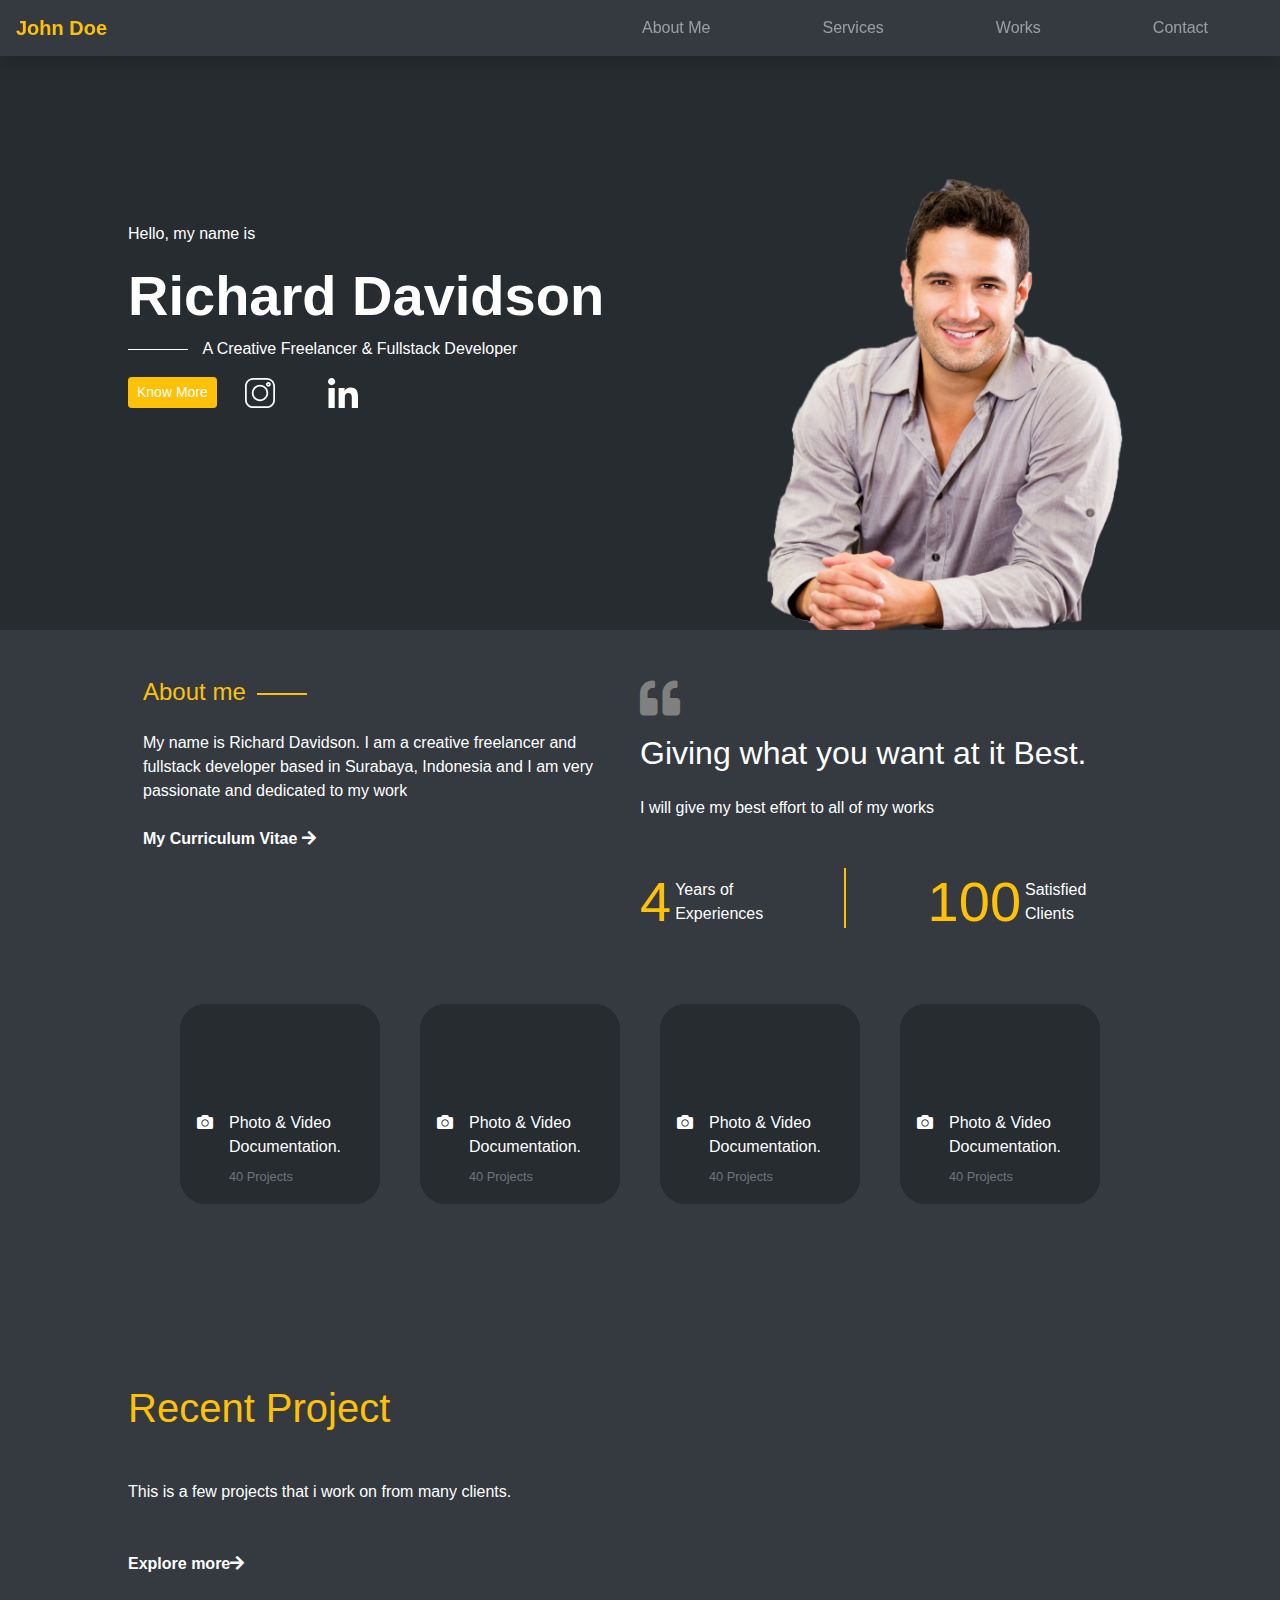
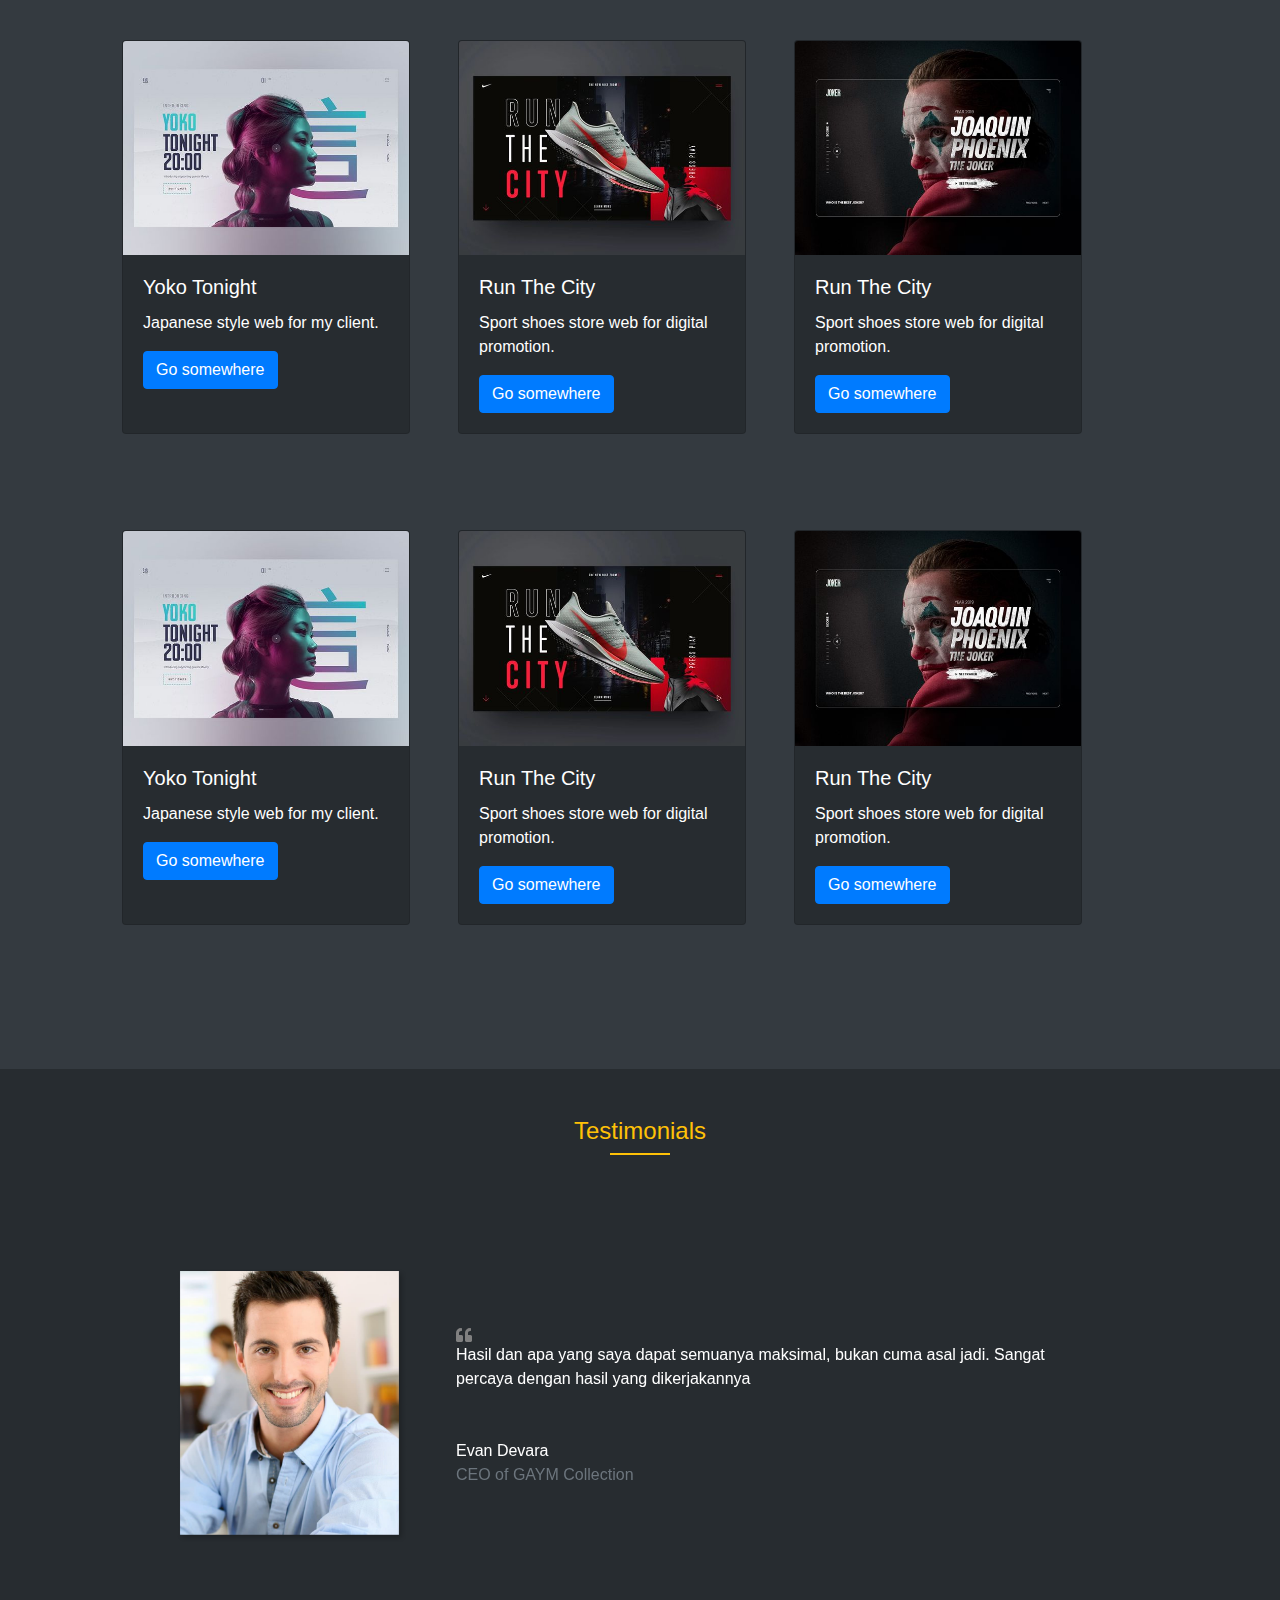
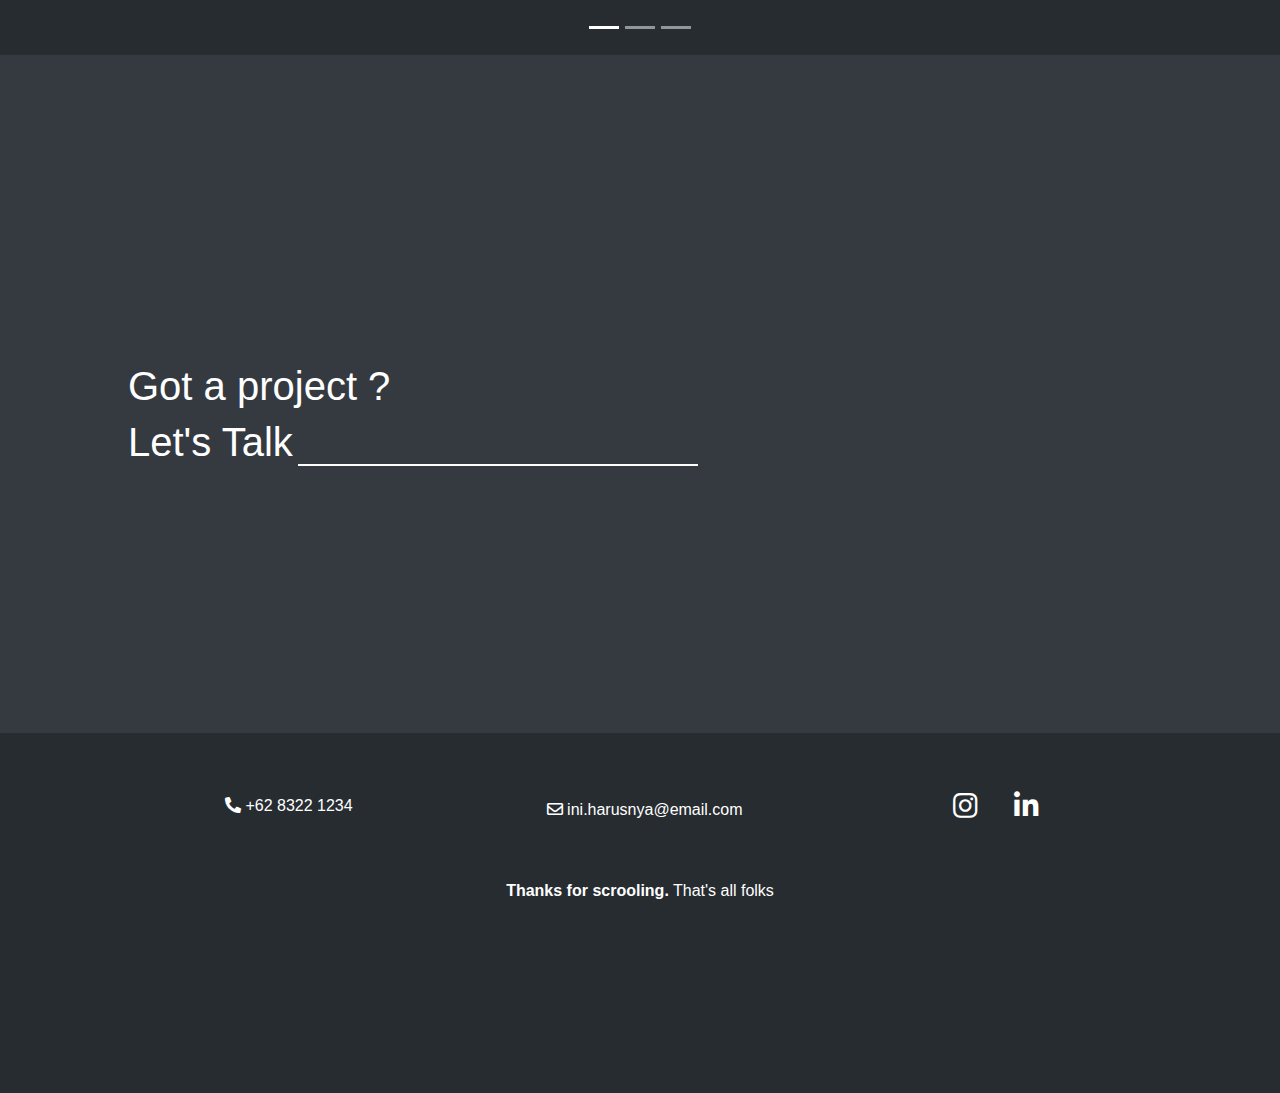
<file: index.html>
<html>
  <head>
    <meta name="viewport" content="width=device-width, initial-scale=1" />

    <title>Workshop</title>

    <link rel="stylesheet" href="assets/css/fontawesome.min.css" />
    <link rel="stylesheet" href="assets/css/bootstrap.css" />
    <link rel="stylesheet" href="assets/css/main.css" />
  </head>
  <body>
    <!-- NavBar -->
    <nav class="navbar shadow fixed-top navbar-expand-lg navbar-dark bg-dark">
      <a class="navbar-brand text-warning font-weight-bold" href="#"
        >John Doe</a
      >
      <button
        class="navbar-toggler"
        type="button"
        data-toggle="collapse"
        data-target="#mainNavbar"
      >
        <span class="navbar-toggler-icon"></span>
      </button>

      <div class="collapse navbar-collapse" id="mainNavbar">
        <ul class="navbar-nav ml-auto">
          <li class="nav-item mx-5 align-self-center">
            <a class="nav-link" href="#">About Me</a>
          </li>
          <li class="nav-item mx-5 align-self-center">
            <a class="nav-link" href="#">Services</a>
          </li>
          <li class="nav-item mx-5 align-self-center">
            <a class="nav-link" href="#">Works</a>
          </li>
          <li class="nav-item mx-5 align-self-center">
            <a class="nav-link" href="#">Contact</a>
          </li>
        </ul>
      </div>
    </nav>
    <!-- end of NavBar -->

    <div class="container-fluid p-0">
      <!-- Header -->
      <section
        class="d-flex main-section main-background px-3 justify-content-center"
      >
        <div class="content-fills d-flex">
          <div class="my-auto w-100 content-fills">
            <div class="mb-3 text-lg-h2">Hello, my name is</div>
            <h1 class="font-weight-bold display-4">Richard Davidson</h1>
            <div class="before-line mb-3">
              <span>A Creative Freelancer & Fullstack Developer</span>
            </div>
            <div class="flex-row align-content-around">
              <a href="#" class="btn btn-warning btn-sm text-white"
                >Know More</a
              >
              <a href="#" class="text-white">
                <img
                  class="mx-4"
                  height="30vw"
                  src="img/Icon/instagram.svg"
                  srcset="img/Icon/instagram.svg"
                />
              </a>

              <a href="#" class="text-white">
                <img
                  class="mx-4"
                  height="30vw"
                  src="img/Icon/linkedin.svg"
                  srcset="img/Icon/linkedin.svg"
                />
              </a>
            </div>
          </div>

          <div class="mt-auto d-none d-md-flex">
            <img
              width="85%"
              height="auto"
              class="ml-auto"
              src="img/David.png"
            />
          </div>
        </div>
      </section>
      <!-- end of Header -->

      <!-- Overview -->
      <section class="d-flex px-3 mt-5 justify-content-center">
        <div class="d-flex content-fills flex-column flex-md-row">
          <!-- about me -->
          <div class="mb-5 col-md-6">
            <div class="after-line text-warning text-left h4 mb-4">
              <span>About me</span>
            </div>

            <div class="mb-4">
              My name is Richard Davidson. I am a creative freelancer and
              fullstack developer based in Surabaya, Indonesia and I am very
              passionate and dedicated to my work
            </div>

            <a href="#" class="font-weight-bold text-white">
              My Curriculum Vitae
              <span><i class="fas fa-arrow-right"></i></span>
            </a>
          </div>
          <!-- end of about me -->

          <!-- overviewContent -->
          <div>
            <i
              class="fas fa-quote-left mb-3"
              style="font-size: 2.5rem; color: gray"
            ></i>
            <div class="h2 mb-4">Giving what you want at it Best.</div>
            <div>I will give my best effort to all of my works</div>

            <div class="d-flex flex-row mt-5 align-content-center">
              <div class="text-warning display-4">4</div>
              <div class="my-auto ml-1">
                Years of <br />
                Experiences
              </div>

              <div class="vertical-separator"></div>

              <div class="text-warning display-4">100</div>
              <div class="my-auto ml-1">
                Satisfied <br />
                Clients
              </div>
            </div>
          </div>
          <!-- end of overviewContent -->
        </div>
      </section>
      <!-- end of Overview -->

      <!-- Statistics -->
      <section class="d-flex px-3 mt-5 justify-content-center">
        <div class="d-flex flex-column flex-md-row flex-wrap content-fills">
          <div class="stats-box d-flex p-3">
            <div
              class="d-flex flex-row flex-shrink-1 mt-auto align-items-baseline align-content-center"
            >
              <i class="fas fa-camera" style="font-size: 1em"></i>
              <div class="ml-3">
                <div>Photo & Video Documentation.</div>
                <div class="small text-muted mt-2">40 Projects</div>
              </div>
            </div>
          </div>

          <div class="stats-box d-flex p-3">
            <div
              class="d-flex flex-row flex-shrink-1 mt-auto align-items-baseline align-content-center"
            >
              <i class="fas fa-camera" style="font-size: 1em"></i>
              <div class="ml-3">
                <div>Photo & Video Documentation.</div>
                <div class="small text-muted mt-2">40 Projects</div>
              </div>
            </div>
          </div>

          <div class="stats-box d-flex p-3">
            <div
              class="d-flex flex-row flex-shrink-1 mt-auto align-items-baseline align-content-center"
            >
              <i class="fas fa-camera" style="font-size: 1em"></i>
              <div class="ml-3">
                <div>Photo & Video Documentation.</div>
                <div class="small text-muted mt-2">40 Projects</div>
              </div>
            </div>
          </div>

          <div class="stats-box d-flex p-3">
            <div
              class="d-flex flex-row flex-shrink-1 mt-auto align-items-baseline align-content-center"
            >
              <i class="fas fa-camera" style="font-size: 1em"></i>
              <div class="ml-3">
                <div>Photo & Video Documentation.</div>
                <div class="small text-muted mt-2">40 Projects</div>
              </div>
            </div>
          </div>
        </div>
      </section>
      <!-- end of statistics -->

      <!--Works-->
      <section class="d-flex px-3 mt-5 justify-content-center">
        <div class="d-flex flex-column flex-md-row flex-wrap content-fills">
          <div class="row">
            <div class="col-md-6 text-white my-3 py-5">
              <h1 class="text-warning my-5">Recent Project</h1>
              <p class="mb-5">
                This is a few projects that i work on from many clients.
              </p>
              <a href="#" class="font-weight-bold text-white"
                >Explore more<i class="fas fa-arrow-right ms-auto"></i
              ></a>
            </div>
            <div class="row text-white mb-5">
              <div class="card mx-4 mb-5 main-background" style="width: 18rem">
                <img src="img/Proj1.jpg" class="card-img-top" alt="..." />
                <div class="card-body">
                  <h5 class="card-title">Yoko Tonight</h5>
                  <p class="card-text">Japanese style web for my client.</p>
                  <a href="#" class="btn btn-primary">Go somewhere</a>
                </div>
              </div>
              <div class="card mx-4 mb-5 main-background" style="width: 18rem">
                <img src="img/Proj2.jpg" class="card-img-top" alt="..." />
                <div class="card-body">
                  <h5 class="card-title">Run The City</h5>
                  <p class="card-text">
                    Sport shoes store web for digital promotion.
                  </p>
                  <a href="#" class="btn btn-primary">Go somewhere</a>
                </div>
              </div>
              <div class="card mx-4 mb-5 main-background" style="width: 18rem">
                <img src="img/Proj3.jpg" class="card-img-top" alt="..." />
                <div class="card-body">
                  <h5 class="card-title">Run The City</h5>
                  <p class="card-text">
                    Sport shoes store web for digital promotion.
                  </p>
                  <a href="#" class="btn btn-primary">Go somewhere</a>
                </div>
              </div>
            </div>
            <div class="row text-white mb-5">
              <div class="card mx-4 mb-5 main-background" style="width: 18rem">
                <img src="img/Proj1.jpg" class="card-img-top" alt="..." />
                <div class="card-body">
                  <h5 class="card-title">Yoko Tonight</h5>
                  <p class="card-text">Japanese style web for my client.</p>
                  <a href="#" class="btn btn-primary">Go somewhere</a>
                </div>
              </div>
              <div class="card mx-4 mb-5 main-background" style="width: 18rem">
                <img src="img/Proj2.jpg" class="card-img-top" alt="..." />
                <div class="card-body">
                  <h5 class="card-title">Run The City</h5>
                  <p class="card-text">
                    Sport shoes store web for digital promotion.
                  </p>
                  <a href="#" class="btn btn-primary">Go somewhere</a>
                </div>
              </div>
              <div class="card mx-4 mb-5 main-background" style="width: 18rem">
                <img src="img/Proj3.jpg" class="card-img-top" alt="..." />
                <div class="card-body">
                  <h5 class="card-title">Run The City</h5>
                  <p class="card-text">
                    Sport shoes store web for digital promotion.
                  </p>
                  <a href="#" class="btn btn-primary">Go somewhere</a>
                </div>
              </div>
            </div>
          </div>
        </div>
      </section>

      <!-- carousel  -->
      <section class="px-3 mt-5 main-background">
        <div class="content-fills mx-auto">
          <div class="text-warning h4 text-center pt-5">Testimonials</div>
          <div class="horizontal-separator"></div>
          <div id="mainCarousel" class="carousel slide" data-ride="carousel">
            <ol class="carousel-indicators">
              <li
                data-target="#mainCarousel"
                data-slide-to="0"
                class="active"
              ></li>
              <li data-target="#mainCarousel" data-slide-to="1"></li>
              <li data-target="#mainCarousel" data-slide-to="2"></li>
            </ol>

            <div class="carousel-inner">
              <div class="carousel-item active">
                <div
                  class="p-5 d-flex flex-column flex-md-row carousel-box align-items-center"
                >
                  <img src="img/Evan.png" class="carousel-img" />

                  <div class="ml-md-5 text-center text-md-left">
                    <i
                      class="fas fa-quote-left mt-1 mx-auto"
                      style="font-size: 1rem; color: gray"
                    ></i>

                    <div>
                      Hasil dan apa yang saya dapat semuanya maksimal, bukan
                      cuma asal jadi. Sangat percaya dengan hasil yang
                      dikerjakannya
                    </div>

                    <div class="mt-5">Evan Devara</div>

                    <div class="text-muted">CEO of GAYM Collection</div>
                  </div>
                </div>
              </div>
              <div class="carousel-item">
                <div
                  class="p-5 d-flex flex-column flex-md-row carousel-box align-items-center"
                >
                  <img src="img/Evan.png" class="carousel-img" />

                  <div class="ml-md-5 text-center text-md-left">
                    <i
                      class="fas fa-quote-left mt-1 mx-auto"
                      style="font-size: 1rem; color: gray"
                    ></i>

                    <div>
                      Hasil dan apa yang saya dapat semuanya maksimal, bukan
                      cuma asal jadi. Sangat percaya dengan hasil yang
                      dikerjakannya
                    </div>

                    <div class="mt-5">Evan Devara</div>

                    <div class="text-muted">CEO of GAYM Collection</div>
                  </div>
                </div>
              </div>
              <div class="carousel-item">
                <div
                  class="p-5 d-flex flex-column flex-md-row carousel-box align-items-center"
                >
                  <img src="img/Evan.png" class="carousel-img" />

                  <div class="ml-md-5 text-center text-md-left">
                    <i
                      class="fas fa-quote-left mt-1 mx-auto"
                      style="font-size: 1rem; color: gray"
                    ></i>

                    <div>
                      Hasil dan apa yang saya dapat semuanya maksimal, bukan
                      cuma asal jadi. Sangat percaya dengan hasil yang
                      dikerjakannya
                    </div>

                    <div class="mt-5">Evan Devara</div>

                    <div class="text-muted">CEO of GAYM Collection</div>
                  </div>
                </div>
              </div>
            </div>
          </div>
        </div>
      </section>
      <!-- end of carousel -->

      <!-- projects -->
      <section class="d-flex px-3 mt-5 main-section">
        <div class="content-fills my-auto mx-auto w-100">
          <div class="h1">Got a project ?</div>
          <div class="h1 talk-line"><span>Let's Talk</span></div>
        </div>
      </section>
      <!-- end of projects -->

      <!-- footer -->
      <footer class="main-background footer px-3 pt-5">
        <div class="content-fills w-100 mx-auto">
          <div
            class="d-flex flex-column flex-md-row align-items-center justify-content-md-around"
          >
            <div>
              <span><i class="fas fa-phone-alt"></i></span>
              +62 8322 1234
            </div>

            <div class="mt-2">
              <span><i class="far fa-envelope"></i></span>
              ini.harusnya@email.com
            </div>

            <div class="mt-2">
              <span><i class="fab fa-instagram h3 mx-3"></i></span>
              <span><i class="fab fa-linkedin-in h3 mx-3"></i></span>
            </div>
          </div>

          <div class="mt-5 text-center">
            <b>Thanks for scrooling.</b> That's all folks
          </div>
        </div>
      </footer>
      <!-- end of footer -->
    </div>

    <script src="assets/js/jquery-3.5.1.slim.min.js"></script>
    <script src="assets/js/bootstrap.bundle.min.js"></script>
  </body>
</html>
</file>
<file: assets/css/main.css>
.main-section {
  min-height: 100vh;
}

.main-background {
  background-color: #272c30;
}

.footer {
  min-height: 40vh;
}

.content-fills {
  max-width: 1024px;
}

.big-font {
  font-size: larger;
}

.before-line::before {
  content: "";
  display: inline-block;
  width: 60px;
  height: 1px;
  background-color: white;
  vertical-align: middle;
}

.before-line span {
  padding-left: 10px;
  position: relative;
}

.after-line::after,
.talk-line::after {
  content: "";
  display: inline-block;
  width: 50px;
  height: 2px;
  background-color: #ffc107;
  vertical-align: middle;
}

.talk-line::after {
  background-color: white;
  vertical-align: bottom;
  width: 100px;
}

.after-line span,
.talk-line span {
  padding-right: 5px;
}

.vertical-separator {
  display: inline-block;
  margin-left: auto;
  margin-right: auto;
  height: 60px;
  width: 2px;
  background-color: #ffc107;
  vertical-align: middle;
}

.horizontal-separator {
  margin-left: auto;
  margin-right: auto;
  width: 60px;
  height: 2px;
  background-color: #ffc107;
}

.stats-box {
  width: 200px;
  height: 200px;
  margin: 20px;
  background-color: #272c30;
  border: 1px solid #272c30;
  border-radius: 25px;
}

.carousel-box {
  height: 450px;
}

.carousel-img {
  width: 50%;
}

@media (min-width: 760px) {
  .main-section {
    min-height: 60vh;
  }
  .carousel-box {
    height: 500px;
  }
  .carousel-img {
    width: 25%;
  }

  .talk-line::after {
    width: 400px;
  }
}

@media (min-width: 1024px) {
  .main-section {
    min-height: 70vh;
  }
}
</file>
